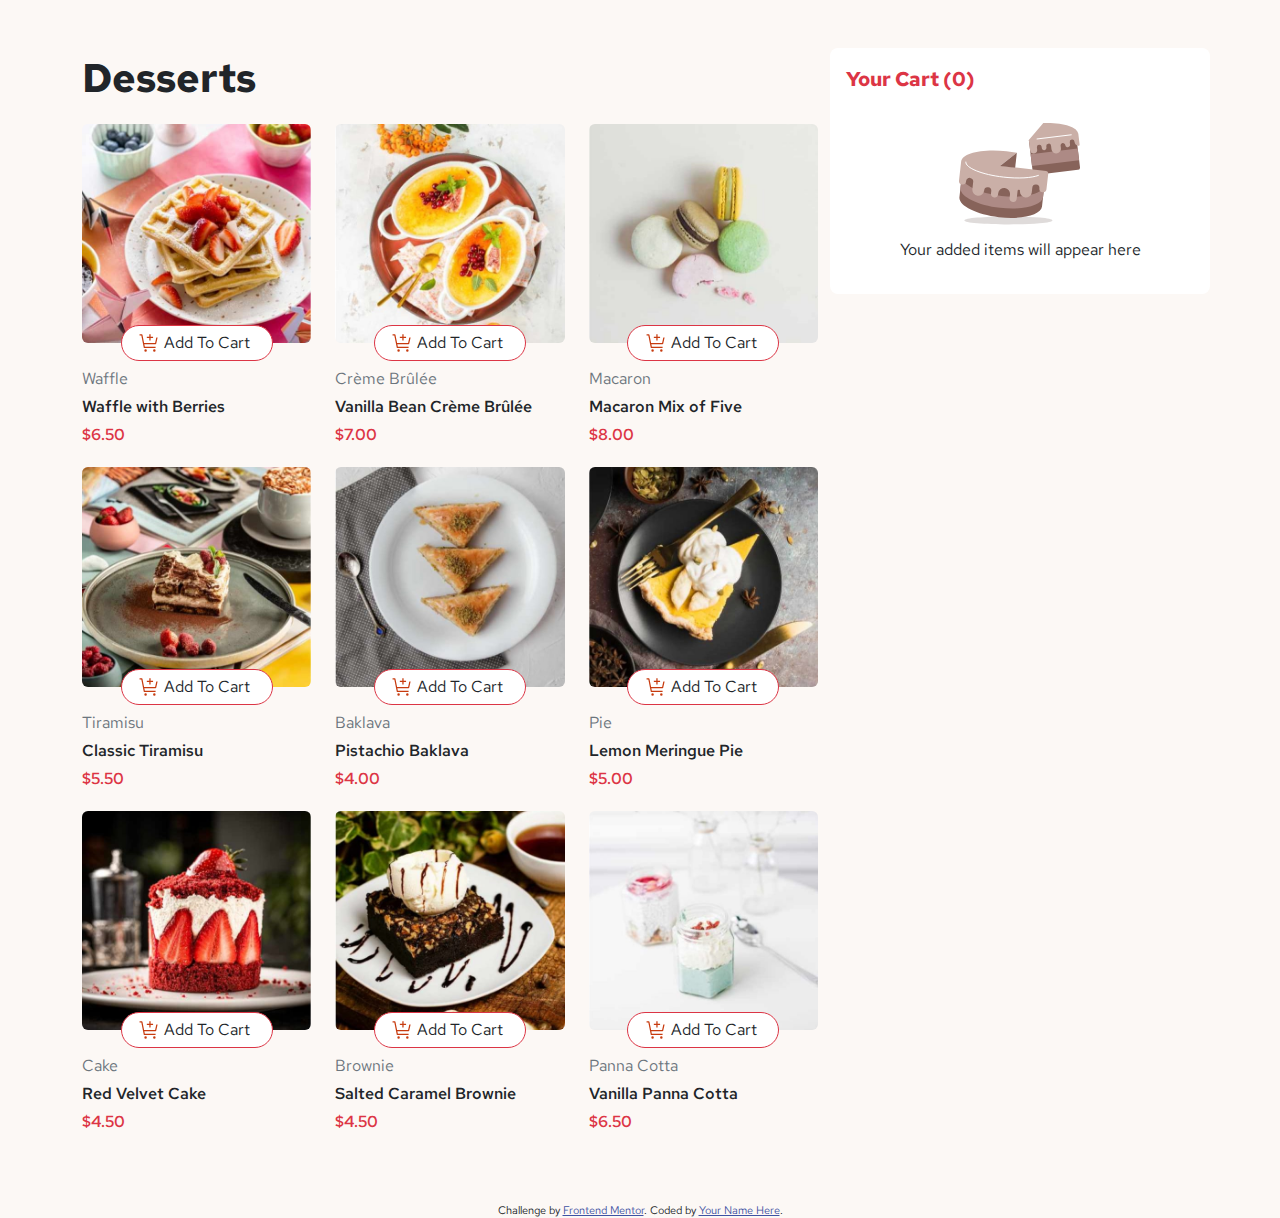
<file: index.html>
<!DOCTYPE html>
<html lang="en">

<head>
  <meta charset="UTF-8">
  <meta name="viewport" content="width=device-width, initial-scale=1.0"> <!-- displays site properly based on user's device -->

  <link rel="icon" type="image/png" sizes="32x32" href="./assets/images/favicon-32x32.png">
  <link rel="stylesheet" href="./css/bootstrap.min.css">
  <link rel="stylesheet" href="./css/style.css">

  <title>Frontend Mentor | Product list with cart</title>

  <!-- Feel free to remove these styles or customise in your own stylesheet 👍 -->
  <style>
    .attribution {
      font-size: 11px;
      text-align: center;
    }

    .attribution a {
      color: hsl(228, 45%, 44%);
    }
  </style>
</head>

<body style="background-color: #fcf8f5;">
  <main class="container d-flex justify-content-center align-items-center my-5">
    <div class="main-content row">
      <section class="desertMenu col-12 col-lg-8">
        <p class="text-capitalize fs-1" style="font-family: 'RedHat-Bold';">desserts</p>
        <div class="productsGrid row">

        </div>
      </section>
      <aside class="yourCart col-12 col-lg-4 bg-white p-3 rounded-3" style="height: 100%">
        <p class="text-danger text-capitalize fs-5" style="font-family: 'RedHat-Bold';">your cart (<span id="cartQuantity">0</span>)</p>
        <div class="emptyCart">
          <img class="d-block mx-auto" src="./assets/images/illustration-empty-cart.svg" alt="">
          <p class="text-center"> Your added items will appear here</p>
        </div>
        <div class="orderCart d-none">
          <ul class="cartProductList list-group list-group-flush">
          </ul>
          <div class="confirmOrder px-3">
            <div class="totalOrder border-top d-flex justify-content-between align-items-center mt-2 pt-4">
              <p class="text-capitalize fw-semibold mb-1">order total</p>
              <p class="totalPrice fs-5 mb-1" style="font-family: 'RedHat-Bold';"></p>
            </div>
            <div class="deliveryBox d-flex justify-content-center align-items-center p-3 rounded-2 my-3" style="background-color: #fcf8f5;">
              <img class="mx-1" src="./assets/images/icon-carbon-neutral.svg" alt="">
              <p class="mb-0 mx-1">This is a <span class="fw-semibold">carbon-neutral</span> delivery</p>
            </div>
            <button class="confirmOrderBtn btn rounded-pill text-white text-capitalize w-100 py-2" style="background-color: #c83b0e;" data-bs-toggle="modal" data-bs-target="#confirmOrderModal">confirm order</button>
          </div>
        </div>
      </aside>
    </div>


    <!-- Modal -->
    <div class="modal fade " id="confirmOrderModal" data-bs-keyboard="false" tabindex="-1" aria-labelledby="staticBackdropLabel" aria-hidden="true">
      <div class="modal-dialog modal-dialog-centered modal-dialog-scrollable">
        <div class="modal-content p-3">
          <div class="modal-body">
            <img src="./assets/images/icon-order-confirmed.svg" alt="">
            <p class="text-capitalize fs-1 mb-0 mt-2" style="font-family: 'RedHat-Bold';">order confirmed</p>
            <p class="text-secondary">We hope you enjoy your food!</p>
            <div class="modal-order-list rounded-3 my-3 py-2 px-4" style="background-color: #fcf8f5;">
              <ul class="orderedItemsList list-group list-group-flush">

              </ul>
              <div class="totalOrder border-top d-flex justify-content-between align-items-center mt-2 py-4">
                <p class="text-capitalize fw-medium mb-1">order total</p>
                <p class="totalPrice fs-5 mb-1" style="font-family: 'RedHat-Bold';"></p>
              </div>
            </div>
            <button class="startNewOrderBtn btn rounded-pill text-white text-capitalize w-100 py-2" style="background-color: #c83b0e;">start new order</button>
          </div>
        </div>
      </div>
    </div>
  </main>
  <div class="attribution">
    Challenge by <a href="https://www.frontendmentor.io?ref=challenge">Frontend Mentor</a>.
    Coded by <a href="#">Your Name Here</a>.
  </div>
  <script src="./js/bootstrap.bundle.min.js"></script>
  <script type="module" src="./src/app.js"></script>
</body>

</html>
</file>
<file: css/style.css>
@font-face {
  font-family: "RedHat";
  src: url("../assets/fonts/static/RedHatText-Regular.ttf");
}

@font-face {
  font-family: "RedHat-SemiBold";
  src: url("../assets/fonts/static/RedHatText-SemiBold.ttf");
  font-weight: 600;
}

@font-face {
  font-family: "RedHat-Bold";
  src: url("../assets/fonts/static/RedHatText-Bold.ttf");
  font-weight: bold;
}

body {
  font-family: "RedHat";
}

.addToCartText {
  white-space: nowrap;
}

.initialStateBtn:hover {
  cursor: pointer;
}

.addToCartIcons {
  transition: 0.2s;
}

.addToCartIcons:hover {
  background-color: white;
  /* fill: #c83b0e; */

  img {
    filter: brightness(0) saturate(100%) invert(22%) sepia(99%) saturate(2273%)
      hue-rotate(5deg) brightness(89%) contrast(89%);
  }
}

.closeIcon {
  --bs-focus-ring-color: rgba(0, 0, 0, 0);
}

.confirmOrderBtn:hover {
  background-color: #9f300b !important;
}
</file>
